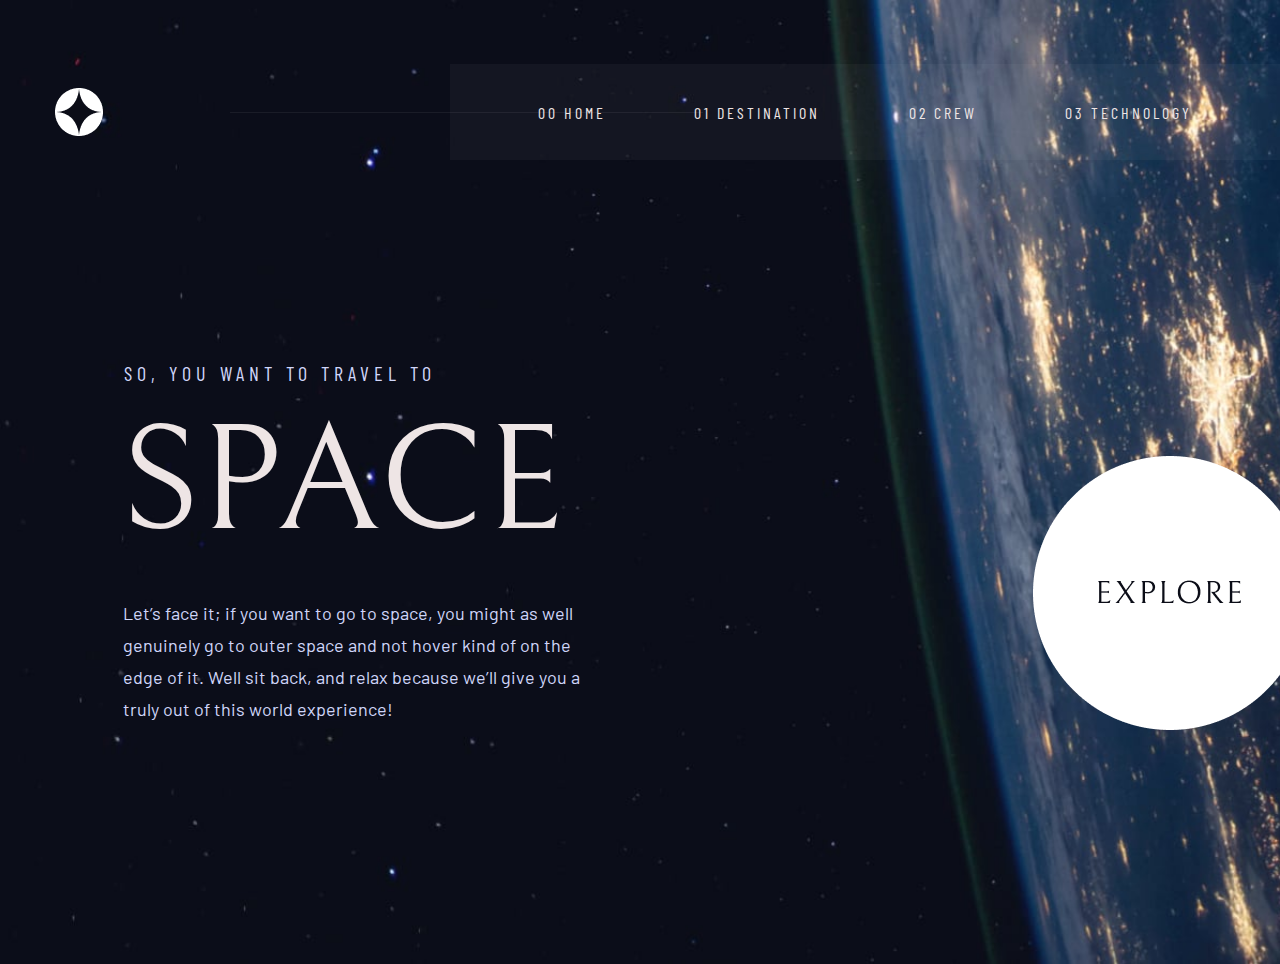
<file: index.html>
<!DOCTYPE html>
<html lang="en">
  <head>
    <meta charset="UTF-8" />
    <meta name="viewport" content="width=device-width, initial-scale=1.0" />
    <title>Space tourism website</title>
    <link rel="stylesheet" href="./styles/style.css" />
    <link rel="import" href="./destination.html" />
    <link rel="import" href="./crew.html" />
    <link rel="import" href="./technology.html" />

    <link rel="preconnect" href="https://fonts.googleapis.com" />
    <link rel="preconnect" href="https://fonts.gstatic.com" crossorigin />
    <link
      href="https://fonts.googleapis.com/css2?family=Abel&family=Bellefair&family=Inter:wght@100;200;300;400;500;600;700;800;900&family=Montserrat&family=Sen:wght@400;500;600;700;800&display=swap"
      rel="stylesheet"
    />
    <link rel="preconnect" href="https://fonts.googleapis.com" />
    <link rel="preconnect" href="https://fonts.gstatic.com" crossorigin />
    <link
      href="https://fonts.googleapis.com/css2?family=Abel&family=Barlow+Condensed:ital,wght@0,100;0,200;0,300;0,400;0,500;0,600;0,700;0,800;0,900;1,100;1,200;1,300;1,400;1,500;1,600;1,700;1,800;1,900&family=Bellefair&family=Inter:wght@100;200;300;400;500;600;700;800;900&family=Montserrat&family=Sen:wght@400;500;600;700;800&display=swap"
      rel="stylesheet"
    />
    <link rel="preconnect" href="https://fonts.googleapis.com" />
    <link rel="preconnect" href="https://fonts.gstatic.com" crossorigin />
    <link
      href="https://fonts.googleapis.com/css2?family=Abel&family=Barlow+Condensed:ital,wght@0,100;0,200;0,300;0,400;0,500;0,600;0,700;0,800;0,900;1,100;1,200;1,300;1,400;1,500;1,600;1,700;1,800;1,900&family=Barlow:ital,wght@0,100;0,200;0,300;0,400;0,500;0,600;0,700;0,800;0,900;1,100;1,200;1,300;1,400;1,500;1,600;1,700;1,800;1,900&family=Bellefair&family=Inter:wght@100;200;300;400;500;600;700;800;900&family=Montserrat&family=Sen:wght@400;500;600;700;800&display=swap"
      rel="stylesheet"
    />
  </head>
  <body>
    <nav class="nav-container">
      <img src="./Group 2.png" alt="Group" />
      <img class="img2" src="./Rectangle.png" alt="Rectangle" />

      <div class="nav1">
        <h4 id="home-btn"><span>00</span> HOME</h4>
        <h4 id="destination-btn"><span>01</span> DESTINATION</h4>
        <h4 id="crew-btn"><span>02</span> CREW</h4>
        <h4 id="technology-btn"><span>03</span> TECHNOLOGY</h4>
      </div>
    </nav>
    <div class="style-dest">
      <div class="dest2">
        <h3>SO, YOU WANT TO TRAVEL TO</h3>
        <h1>SPACE</h1>
        <p>
          Let’s face it; if you want to go to space, you might as well genuinely
          go to outer space and not hover kind of on the edge of it. Well sit
          back, and relax because we’ll give you a truly out of this world
          experience!
        </p>
      </div>
      <img src="./Group.png" alt="explore" />
    </div>

    <script src="./js/script.js"></script>
  </body>
</html>
</file>
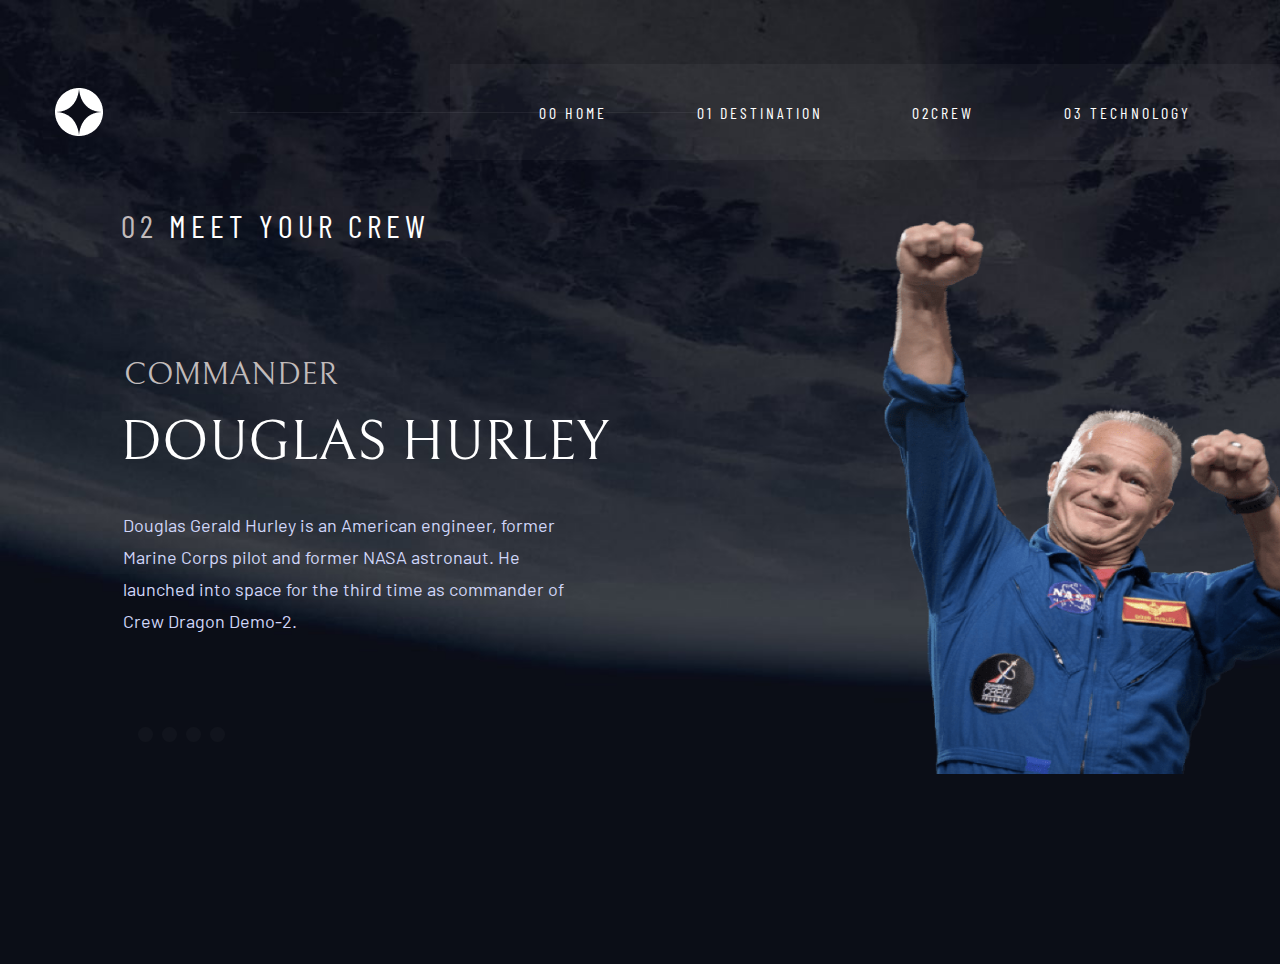
<file: crew.html>
<!DOCTYPE html>
<html lang="en">
  <head>
    <meta charset="UTF-8" />
    <meta name="viewport" content="width=device-width, initial-scale=1.0" />
    <title>Crew</title>
    <link rel="stylesheet" href="./styles/crew.css" />
    <link rel="import" href="./index.html" />
    <link rel="import" href="./destination.html" />
    <link rel="import" href="./technology.html" />
    <link rel="preconnect" href="https://fonts.googleapis.com" />
    <link rel="preconnect" href="https://fonts.gstatic.com" crossorigin />
    <link
      href="https://fonts.googleapis.com/css2?family=Abel&family=Bellefair&family=Inter:wght@100;200;300;400;500;600;700;800;900&family=Montserrat&family=Sen:wght@400;500;600;700;800&display=swap"
      rel="stylesheet"
    />
    <link rel="preconnect" href="https://fonts.googleapis.com" />
    <link rel="preconnect" href="https://fonts.gstatic.com" crossorigin />
    <link
      href="https://fonts.googleapis.com/css2?family=Abel&family=Barlow+Condensed:ital,wght@0,100;0,200;0,300;0,400;0,500;0,600;0,700;0,800;0,900;1,100;1,200;1,300;1,400;1,500;1,600;1,700;1,800;1,900&family=Bellefair&family=Inter:wght@100;200;300;400;500;600;700;800;900&family=Montserrat&family=Sen:wght@400;500;600;700;800&display=swap"
      rel="stylesheet"
    />
    <link rel="preconnect" href="https://fonts.googleapis.com" />
    <link rel="preconnect" href="https://fonts.gstatic.com" crossorigin />
    <link
      href="https://fonts.googleapis.com/css2?family=Abel&family=Barlow+Condensed:ital,wght@0,100;0,200;0,300;0,400;0,500;0,600;0,700;0,800;0,900;1,100;1,200;1,300;1,400;1,500;1,600;1,700;1,800;1,900&family=Barlow:ital,wght@0,100;0,200;0,300;0,400;0,500;0,600;0,700;0,800;0,900;1,100;1,200;1,300;1,400;1,500;1,600;1,700;1,800;1,900&family=Bellefair&family=Inter:wght@100;200;300;400;500;600;700;800;900&family=Montserrat&family=Sen:wght@400;500;600;700;800&display=swap"
      rel="stylesheet"
    />
  </head>
  <body>
    <nav class="nav-container">
      <img src="./Group 2.png" alt="Group" />
      <img class="img2" src="./Rectangle.png" alt="Rectangle" />

      <div class="nav1">
        <h4 id="home-btn"><span>00</span> HOME</h4>
        <h4 id="destination-btn"><span>01</span> DESTINATION</h4>
        <h4 id="crew-btn"><span>02</span>CREW</h4>
        <h4 id="technology-btn"><span>03</span> TECHNOLOGY</h4>
      </div>
    </nav>
    <div class="style-h1">
      <h1><span>02</span> MEET YOUR CREW</h1>
    </div>

    <div class="style-dest">
      <div class="dest2">
        <h3 id="h3-title">COMMANDER</h3>
        <h1 id="name">DOUGLAS HURLEY</h1>
        <p id="description-person">
          Douglas Gerald Hurley is an American engineer, former Marine Corps
          pilot and former NASA astronaut. He launched into space for the third
          time as commander of Crew Dragon Demo-2.
        </p>
      </div>
      <img
        id="img-person"
        src="./assets/crew/image-douglas-hurley.png"
        alt="Douglas-Hurley"
      />
    </div>

    <!-- <div class="style-dest">
      <div class="dest2">
        <h3 id="h3-title">MISSION SPECIALIST</h3>
        <h1 id="name">MARK SHUTTLEWORTH</h1>
        <p id="description-person">
          Mark Richard Shuttleworth is the founder and CEO of Canonical, the
          company behind the Linux-based Ubuntu operating system. Shuttleworth
          became the first South African to travel to space as a space tourist.
        </p>
      </div>
      <img
        id="img-person"
        src="./assets/crew/image-mark-shuttleworth.png"
        alt="Douglas-Hurley"
      />
    </div> -->
    <div class="style-btn">
      <button id="btn1">1</button>
      <button id="btn2">2</button>
      <button id="btn3">3</button>
      <button id="btn4">4</button>
    </div>
    <script src="./js/crew.js"></script>
  </body>
</html>
</file>
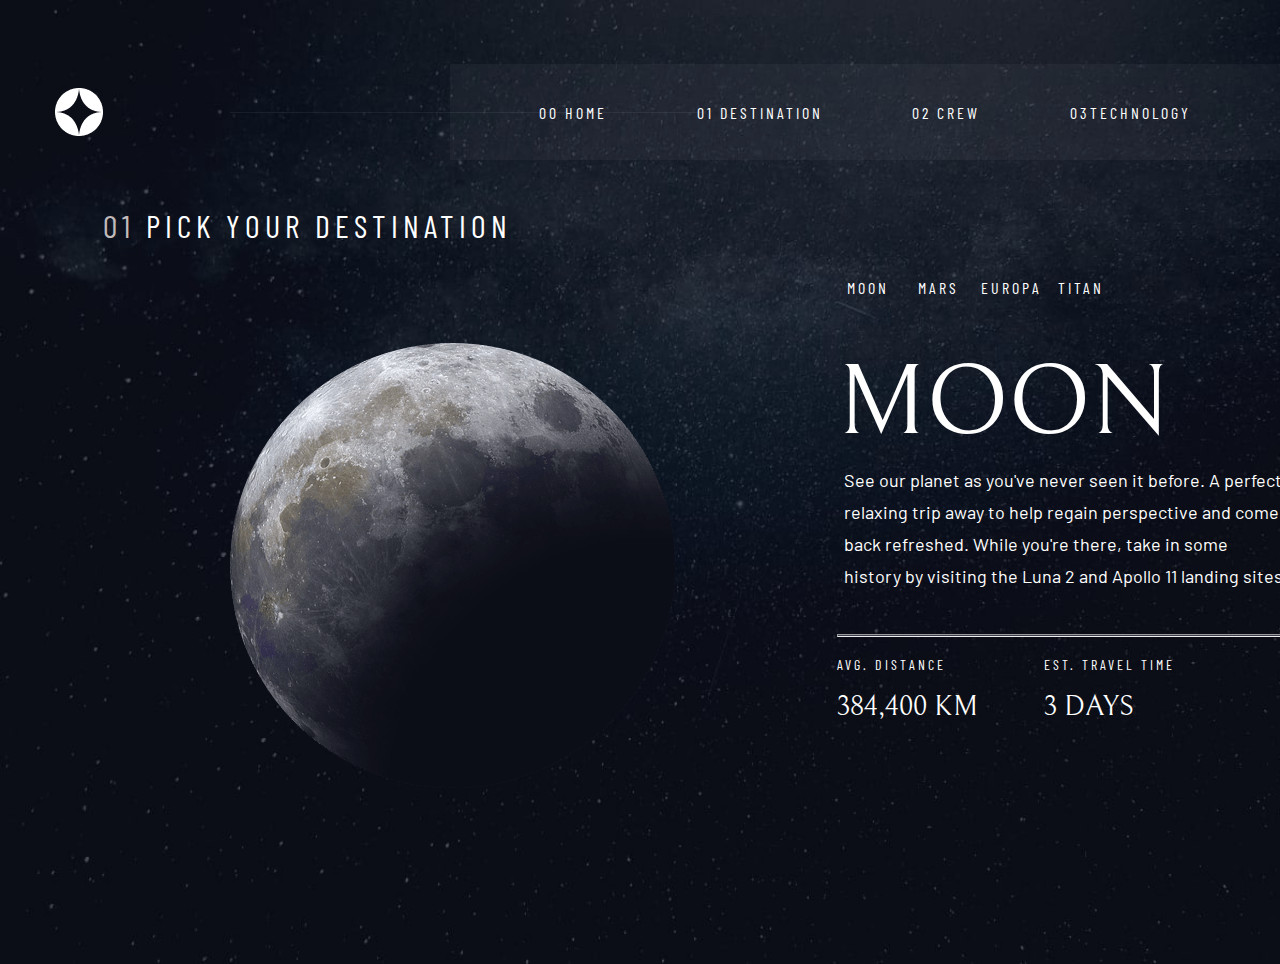
<file: destination.html>
<!DOCTYPE html>
<html lang="en">
  <head>
    <meta charset="UTF-8" />
    <meta name="viewport" content="width=device-width, initial-scale=1.0" />
    <title>Destination</title>
    <link rel="stylesheet" href="./styles/destination.css" />
    <link rel="import" href="./index.html" />
    <link rel="import" href="./crew.html" />
    <link rel="import" href="./technology.html" />
    <link rel="preconnect" href="https://fonts.googleapis.com" />
    <link rel="preconnect" href="https://fonts.gstatic.com" crossorigin />
    <link
      href="https://fonts.googleapis.com/css2?family=Abel&family=Bellefair&family=Inter:wght@100;200;300;400;500;600;700;800;900&family=Montserrat&family=Sen:wght@400;500;600;700;800&display=swap"
      rel="stylesheet"
    />
    <link rel="preconnect" href="https://fonts.googleapis.com" />
    <link rel="preconnect" href="https://fonts.gstatic.com" crossorigin />
    <link
      href="https://fonts.googleapis.com/css2?family=Abel&family=Barlow+Condensed:ital,wght@0,100;0,200;0,300;0,400;0,500;0,600;0,700;0,800;0,900;1,100;1,200;1,300;1,400;1,500;1,600;1,700;1,800;1,900&family=Bellefair&family=Inter:wght@100;200;300;400;500;600;700;800;900&family=Montserrat&family=Sen:wght@400;500;600;700;800&display=swap"
      rel="stylesheet"
    />
    <link rel="preconnect" href="https://fonts.googleapis.com" />
    <link rel="preconnect" href="https://fonts.gstatic.com" crossorigin />
    <link
      href="https://fonts.googleapis.com/css2?family=Abel&family=Barlow+Condensed:ital,wght@0,100;0,200;0,300;0,400;0,500;0,600;0,700;0,800;0,900;1,100;1,200;1,300;1,400;1,500;1,600;1,700;1,800;1,900&family=Barlow:ital,wght@0,100;0,200;0,300;0,400;0,500;0,600;0,700;0,800;0,900;1,100;1,200;1,300;1,400;1,500;1,600;1,700;1,800;1,900&family=Bellefair&family=Inter:wght@100;200;300;400;500;600;700;800;900&family=Montserrat&family=Sen:wght@400;500;600;700;800&display=swap"
      rel="stylesheet"
    />
  </head>
  <body>
    <nav class="nav-container">
      <img src="./Group 2.png" alt="Group" />
      <img class="img2" src="./Rectangle.png" alt="Rectangle" />

      <div class="nav1">
        <h4 id="home-btn"><span>00</span> HOME</h4>
        <h4 id="destination-btn"><span>01</span> DESTINATION</h4>
        <h4 id="crew-btn"><span>02</span> CREW</h4>
        <h4 id="technology-btn"><span>03</span>TECHNOLOGY</h4>
      </div>
    </nav>
    <div class="style-dest">
      <h1><span>01</span> PICK YOUR DESTINATION</h1>
    </div>

    <div class="destination1">
      <button id="moon-button">MOON</button>
      <button id="mars-button">MARS</button>
      <button id="europa-button">EUROPA</button>
      <button id="titan-button">TITAN</button>
    </div>
    <div class="moon">
      <img
        id="destination-image"
        src="./assets/destination/image-moon.png"
        alt="Moon-image"
      />
      <div class="moon-p">
        <h1 id="h1-destination">MOON</h1>
        <p id="paragraph-destination">
          See our planet as you've never seen it before. A perfect relaxing trip
          away to help regain perspective and come back refreshed. While you're
          there, take in some history by visiting the Luna 2 and Apollo 11
          landing sites.
        </p>
      </div>
      <div class="distance">
        <hr />
        <h4 id="h4-distance">AVG. DISTANCE</h4>
        <h1 id="h1-distance">384,400 KM</h1>
      </div>
      <div class="time">
        <h4 id="h4-time">EST. TRAVEL TIME</h4>
        <h1 id="h1-time">3 DAYS</h1>
      </div>
    </div>

    <!-- <div class="mars">
      <img
        id="destination-image"
        src="./assets/destination/image-mars.png"
        alt="Mars-image"
      />
      <div class="mars-p">
        <h1 id="h1-destination"></h1>
        <p id="paragraph-destination">
          Don't forget to pack your hiking boots. You'll need them to tackle
          Olympus Mons, the tallest planetary mountain in our solar system. It's
          two and a half times the size of Everest!
        </p>
      </div>
      <div class="distance">
        <hr />
        <h4 id="h4-distance"></h4>
        <h1 id="h1-distance"></h1>
      </div>
      <div class="time">
        <h4 id="h4-time"></h4>
        <h1 id="h1-time"></h1>
      </div>
    </div> -->

    <!-- <div class="europa">
      <img
        id="destination-image"
        src="./assets/destination/image-europa.png"
        alt="Europa-image"
      />
      <div class="europa-p">
        <h1 id="h1-destination"></h1>
        <p id="paragraph-destination">
           The smallest of the four Galilean moons orbiting Jupiter, Europa is a
          winter lover's dream. With an icy surface, it's perfect for a bit of
          ice skating, curling, hockey, or simple relaxation in your snug
          wintery cabin. 
        </p>
      </div>
      <div class="distance">
        <hr />
        <h4 id="h4-distance"></h4>
        <h1 id="h1-distance"></h1>
      </div>
      <div class="time">
        <h4 id="h4-time"></h4>
        <h1 id="h4-time"></h1>
      </div>
    </div> -->

    <script src="./js/destination.js" type="module"></script>
  </body>
</html>
</file>
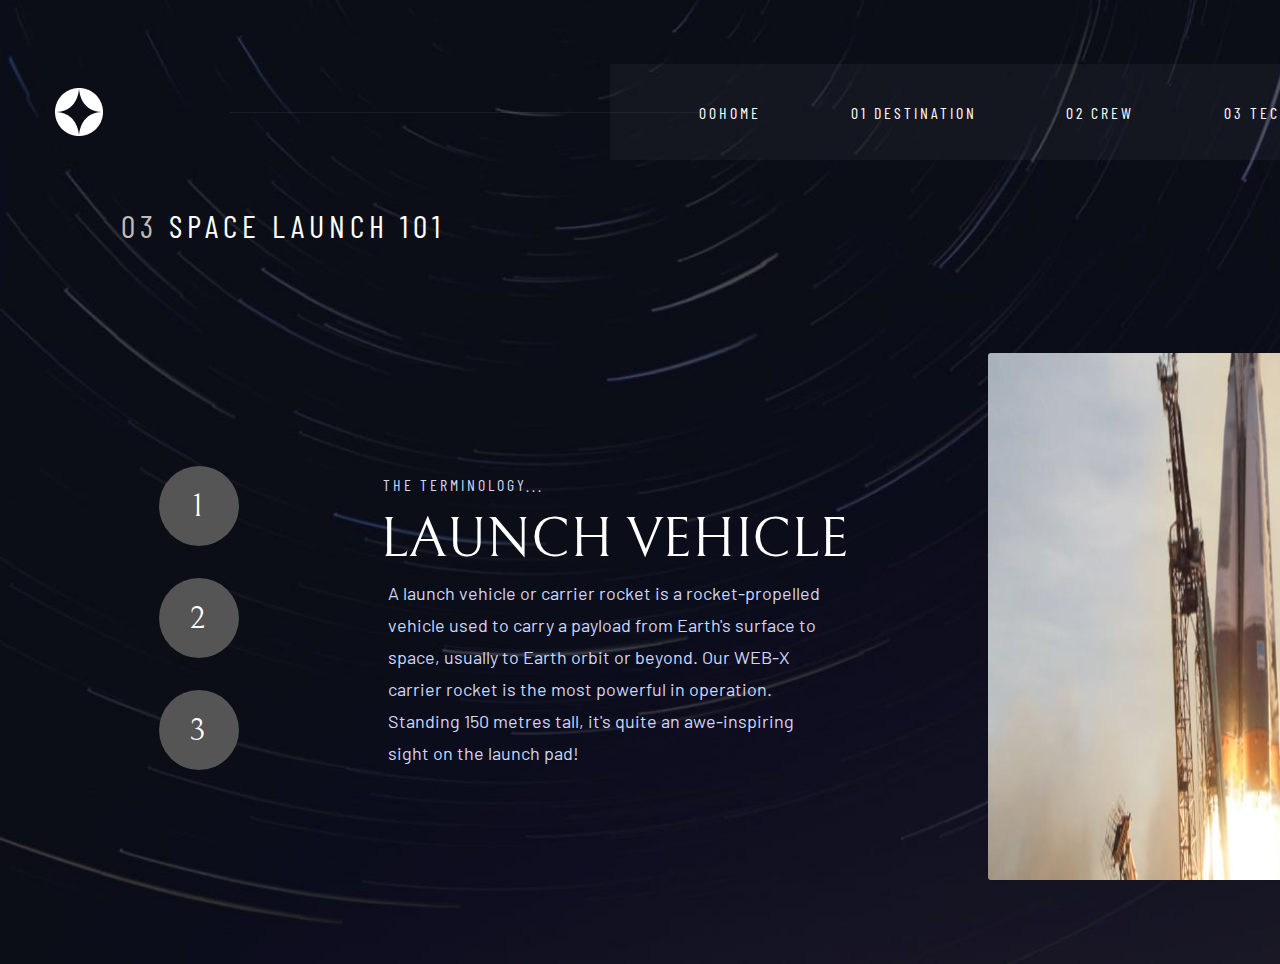
<file: technology.html>
<!DOCTYPE html>
<html lang="en">
  <head>
    <meta charset="UTF-8" />
    <meta name="viewport" content="width=device-width, initial-scale=1.0" />
    <title>Technology</title>
    <link rel="stylesheet" href="./styles/technology.css" />
    <link rel="import" href="./index.html" />
    <link rel="import" href="./destination.html" />
    <link rel="import" href="./crew.html" />
    <link rel="preconnect" href="https://fonts.googleapis.com" />
    <link rel="preconnect" href="https://fonts.gstatic.com" crossorigin />
    <link
      href="https://fonts.googleapis.com/css2?family=Abel&family=Bellefair&family=Inter:wght@100;200;300;400;500;600;700;800;900&family=Montserrat&family=Sen:wght@400;500;600;700;800&display=swap"
      rel="stylesheet"
    />
    <link rel="preconnect" href="https://fonts.googleapis.com" />
    <link rel="preconnect" href="https://fonts.gstatic.com" crossorigin />
    <link
      href="https://fonts.googleapis.com/css2?family=Abel&family=Barlow+Condensed:ital,wght@0,100;0,200;0,300;0,400;0,500;0,600;0,700;0,800;0,900;1,100;1,200;1,300;1,400;1,500;1,600;1,700;1,800;1,900&family=Bellefair&family=Inter:wght@100;200;300;400;500;600;700;800;900&family=Montserrat&family=Sen:wght@400;500;600;700;800&display=swap"
      rel="stylesheet"
    />
    <link rel="preconnect" href="https://fonts.googleapis.com" />
    <link rel="preconnect" href="https://fonts.gstatic.com" crossorigin />
    <link
      href="https://fonts.googleapis.com/css2?family=Abel&family=Barlow+Condensed:ital,wght@0,100;0,200;0,300;0,400;0,500;0,600;0,700;0,800;0,900;1,100;1,200;1,300;1,400;1,500;1,600;1,700;1,800;1,900&family=Barlow:ital,wght@0,100;0,200;0,300;0,400;0,500;0,600;0,700;0,800;0,900;1,100;1,200;1,300;1,400;1,500;1,600;1,700;1,800;1,900&family=Bellefair&family=Inter:wght@100;200;300;400;500;600;700;800;900&family=Montserrat&family=Sen:wght@400;500;600;700;800&display=swap"
      rel="stylesheet"
    />
  </head>
  <body>
    <nav class="nav-container">
      <img src="./Group 2.png" alt="Group" />
      <img class="img2" src="./Rectangle.png" alt="Rectangle" />

      <div class="nav1">
        <h4 id="home-btn"><span>00</span>HOME</h4>
        <h4 id="destination-btn"><span>01</span> DESTINATION</h4>
        <h4 id="crew-btn"><span>02</span> CREW</h4>
        <h4 id="technology-btn"><span>03</span> TECHNOLOGY</h4>
      </div>
    </nav>
    <div class="style-h1">
      <h1><span>03</span> SPACE LAUNCH 101</h1>
    </div>

    <div class="style-dest">
      <div class="style-btn-techn">
        <button id="btn-tech1"><span class="number-techno">1</span></button>
        <button id="btn-tech2"><span class="number-techno">2</span></button>
        <button id="btn-tech3"><span class="number-techno">3</span></button>
      </div>
      <div>
        <h5 id="h5-title">THE TERMINOLOGY...</h5>
        <h1 id="h1-title-technology">LAUNCH VEHICLE</h1>
        <p id="parag-technology">
          A launch vehicle or carrier rocket is a rocket-propelled vehicle used
          to carry a payload from Earth's surface to space, usually to Earth
          orbit or beyond. Our WEB-X carrier rocket is the most powerful in
          operation. Standing 150 metres tall, it's quite an awe-inspiring sight
          on the launch pad!
        </p>
      </div>
      <img
        id="img-technology"
        src="./assets/technology/image-launch-vehicle-landscape.jpg"
        alt=""
      />
    </div>

    <script src="./js/technology.js" type="module"></script>
  </body>
</html>
</file>
<file: styles/style.css>
body {
  background-image: url("../assets/home/background-home-desktop.jpg");
  background-repeat: no-repeat;
  background-size: cover;
  color: rgb(238, 229, 229);
  margin: 0;
  height: 100vh;
}

.nav-container {
  display: flex;
  flex-direction: row;
  justify-content: space-between;
  align-items: center;
  margin-top: 64px;
  margin-left: 55px;
}
.nav-container .img2 {
  width: 473px;
  height: 1px;
  opacity: 25%;
  position: absolute;
  left: 230px;
}
.nav1 {
  display: flex;
  flex-direction: row;
  justify-content: space-evenly;
  align-items: center;
  background: rgba(255, 255, 255, 0.04);
  width: 830px;
  height: 96px;
  cursor: pointer;
}

.nav1 h4 {
  font-family: "Barlow Condensed", sans-serif;
  font-weight: normal;
  font-size: 16px;
  line-height: 19px;
  letter-spacing: 3px;
}

.style-dest {
  display: flex;
  flex-direction: row;
}
.dest2 {
  display: flex;
  flex-direction: column;
}
.dest2 h3 {
  width: 556px;
  height: 39px;
  font-family: "Barlow Condensed", sans-serif;
  font-weight: normal;
  font-size: 20px;
  line-height: 34px;
  letter-spacing: 5px;
  color: #d0d6f9;
  margin: 0px;
  left: 124px;
  position: absolute;
  top: 356px;
}

.dest2 h1 {
  width: 444px;
  height: 78px;
  font-family: "Bellefair", serif;
  font-size: 150px;
  line-height: 172px;
  font-weight: normal;
  margin: 0px;
  left: 120px;
  position: absolute;
  top: 398px;
}

.dest2 p {
  width: 461px;
  height: 128px;
  font-family: "Barlow", sans-serif;
  font-weight: normal;
  font-size: 18px;
  line-height: 32px;
  color: #d0d6f9;
  margin: 0px;
  left: 123px;
  position: absolute;
  top: 597px;
}

.style-dest img {
  width: 274px;
  height: 274px;
  position: absolute;
  top: 456px;
  left: 1033px;
}

@media screen and (max-width: 850px) {
  body {
    background-image: url(../assets/home/background-home-tablet.jpg);
    background-repeat: no-repeat;
    background-size: cover;
    width: 768px;
    height: 1024px;
  }

  .img2 {
    display: none;
  }
  .nav1 {
    width: 450px;
    height: 96px;
  }
  .nav1 span {
    display: none;
  }

  .nav1 h4 {
    width: 85px;
    height: 17px;
    font-size: 14px;
    line-height: 17px;
    letter-spacing: 3px;
    padding: 25px;
  }
  .dest2 {
    width: 450px;
    height: 334px;
  }

  .dest2 h3 {
    width: 294px;
    height: 24px;
    line-height: 24px;
    letter-spacing: 4px;
    text-align: center;
    position: relative;
    top: 126px;
    left: 250px;
  }

  .dest2 h1 {
    width: 445px;
    height: 150px;
    line-height: 150px;
    position: relative;
    top: 157px;
    left: 175px;
  }

  .dest2 p {
    width: 444px;
    height: 112px;
    font-size: 16px;
    line-height: 28px;
    text-align: center;
    position: relative;
    top: 177px;
    left: 173px;
  }
  .style-dest img {
    width: 224px;
    height: 224px;
    position: relative;
    top: 575px;
    left: -154px;
  }
}

/* 
li {
  list-style: none;
}

header,
nav ul {
  display: flex;
}

header {
  justify-content: space-between;
  align-items: center;
  margin-top: 64px;
  margin-left: 55px;
}

image {
  width: 48px;
  height: fit-content;
}

nav {
  background: rgba(255, 255, 255, 0.04);
  padding: 40px 123px;
}

li a {
  margin-right: 79px;
  color: white;
  cursor: pointer;
} */
</file>
<file: styles/crew.css>
body {
  background-image: url(../assets/crew/background-crew-desktop.jpg);
  background-repeat: no-repeat;
  background-size: cover;
  color: white;
  height: 100vh;
  margin: 0;
}

.nav-container {
  display: flex;
  flex-direction: row;
  justify-content: space-between;
  align-items: center;
  margin-top: 64px;
  margin-left: 55px;
}
.nav-container .img2 {
  width: 473px;
  height: 1px;
  opacity: 25%;
  position: absolute;
  left: 230px;
}
.nav1 {
  display: flex;
  flex-direction: row;
  justify-content: space-evenly;
  align-items: center;
  background: rgba(255, 255, 255, 0.04);
  width: 830px;
  height: 96px;
  cursor: pointer;
}

.nav1 h4 {
  font-family: "Barlow Condensed", sans-serif;
  font-weight: normal;
  font-size: 16px;
  line-height: 19px;
  letter-spacing: 3px;
}

.style-h1 h1 {
  font-family: "Barlow Condensed", sans-serif;
  font-weight: normal;
  font-size: 28 px;
  line-height: 34px;
  letter-spacing: 5px;
  position: absolute;
  top: 187px;
  left: 121px;
}

.style-h1 span {
  color: #c1bbbb;
}

.style-dest {
  display: flex;
  flex-direction: row-reverse;
}
.dest2 {
  display: flex;
  flex-direction: column;
}
#h3-title {
  width: 388px;
  height: 37px;
  font-family: "Bellefair", serif;
  font-weight: normal;
  font-size: 32px;
  line-height: 37px;
  color: #c1bbbb;
  margin: 0px;
  left: 124px;
  position: absolute;
  top: 356px;
}

#name {
  width: 629px;
  height: 64px;
  font-family: "Bellefair", serif;
  font-size: 56px;
  line-height: 65px;
  font-weight: normal;
  margin: 0px;
  left: 120px;
  position: absolute;
  top: 410px;
}

#description-person {
  width: 444px;
  height: 128px;
  font-family: "Barlow", sans-serif;
  font-weight: normal;
  font-size: 18px;
  line-height: 32px;
  color: #d0d6f9;
  margin: 0px;
  left: 123px;
  position: absolute;
  top: 509px;
}

#img-person {
  width: 469px;
  height: 554px;
  position: absolute;
  top: 220px;
  left: 881px;
}

.style-btn {
  display: flex;
  flex-direction: row;
  position: absolute;
  top: 727px;
  left: 129px;
}

.style-btn button {
  background-color: #9d9d9a40;
  color: transparent;
  border: none;
  border-radius: 100px;
  opacity: 18%;
  height: 15px;
  width: 15px;
  margin-left: 9px;
  cursor: pointer;
}

.style-btn button:focus {
  background-color: white;
}

@media screen and (max-width: 850px) {
  body {
    background-image: url(../assets/crew/background-crew-tablet.jpg);
    background-repeat: no-repeat;
    background-size: cover;
    width: 768px;
    height: 1024px;
  }
  .img2 {
    display: none;
  }
  .nav1 {
    width: 450px;
    height: 96px;
  }
  .nav1 span {
    display: none;
  }

  .nav1 h4 {
    width: 85px;
    height: 17px;
    font-size: 14px;
    line-height: 17px;
    letter-spacing: 3px;
    padding: 25px;
  }

  .style-h1 h1 {
    width: 308px;
    height: 24px;
    font-size: 20px;
    line-height: 24px;
    letter-spacing: 4px;
  }

  .dest2 {
    width: 458px;
    height: 182px;
  }

  #h3-title {
    width: 233px;
    height: 28px;
    font-size: 24px;
    line-height: 28px;
    text-align: center;
    opacity: 50%;
    position: relative;
    top: 97px;
    left: -29px;
  }

  #name {
    width: 457px;
    height: 46px;
    font-size: 40px;
    line-height: 45px;
    text-align: center;
    position: relative;
    top: 113px;
    left: -137px;
  }
  #description-person {
    width: 592px;
    height: 84px;
    font-size: 16px;
    line-height: 28px;
    text-align: center;
    color: #d0d6f9;
    position: relative;
    top: 129px;
    left: -190px;
  }
  #img-person {
    width: 369px;
    height: 532px;
    position: relative;
    top: 396px;
    left: 339px;
  }

  .style-btn {
    position: absolute;
    top: 479px;
    left: 350px;
  }

  .style-btn button {
    background-color: white;
  }
}
</file>
<file: styles/destination.css>
body {
  background-image: url(../assets/destination/background-destination-desktop.jpg);
  background-repeat: no-repeat;
  background-size: cover;
  color: white;
  height: 100vh;
  margin: 0;
}

.nav-container {
  display: flex;
  flex-direction: row;
  justify-content: space-between;
  align-items: center;
  margin-top: 64px;
  margin-left: 55px;
}
.nav-container .img2 {
  width: 473px;
  height: 1px;
  opacity: 25%;
  position: absolute;
  left: 230px;
}
.nav1 {
  display: flex;
  flex-direction: row;
  justify-content: space-evenly;
  align-items: center;
  background: rgba(255, 255, 255, 0.04);
  width: 830px;
  height: 96px;
  cursor: pointer;
}

.nav1 h4 {
  font-family: "Barlow Condensed", sans-serif;
  font-weight: normal;
  font-size: 16px;
  line-height: 19px;
  letter-spacing: 3px;
}

.style-dest h1 {
  font-family: "Barlow Condensed", sans-serif;
  font-weight: normal;
  font-size: 28 px;
  line-height: 34px;
  letter-spacing: 5px;
  position: absolute;
  top: 187px;
  left: 103px;
}

.style-dest span {
  color: #c1bbbb;
}

.destination1 {
  display: flex;
  flex: row;
  justify-content: space-around;
  width: 285px;
  height: 34px;
  position: absolute;
  left: 832px;
  top: 263px;
}

.destination1 button {
  background-color: transparent;
  color: white;
  border: none;
  width: 70px;
  height: 48px;
  font-family: "Barlow Condensed", sans-serif;
  font-weight: normal;
  font-size: 16px;
  line-height: 19px;
  letter-spacing: 3px;
  cursor: pointer;
}

.moon {
  display: flex;
  flex-direction: row;
}

.moon img {
  width: 445px;
  height: 445px;
  position: absolute;
  top: 343px;
  left: 230px;
}

#h1-destination {
  font-family: "Bellefair", serif;
  position: absolute;
  left: 837px;
  top: 279px;
  font-weight: normal;
  font-size: 100px;
  line-height: 115px;
}

#paragraph-destination {
  width: 444px;
  height: 128px;
  position: absolute;
  left: 844px;
  top: 446px;
  font-family: "Barlow", sans-serif;
  font-weight: 400px;
  font-size: 18px;
  line-height: 32px;
}
.distance,
.time {
  align-self: flex-end;
}

.distance {
  position: absolute;
  left: 837px;
  top: 626px;
}
.distance hr {
  width: 444px;
  height: 1px;
  background-color: #383b4b;
}

.time {
  left: 1044px;
  position: absolute;
  top: 637px;
}

#h4-distance,
#h4-time {
  font-family: "Barlow Condensed", sans-serif;
  font-weight: normal;
  font-size: 14px;
  line-height: 17px;
  letter-spacing: 3px;
}

#h1-distance,
#h1-time {
  font-family: "Bellefair", serif;
  font-weight: normal;
  font-size: 28px;
  line-height: 32px;
}

@media screen and (max-width: 850px) {
  body {
    background-image: url(../assets/destination/background-destination-tablet.jpg);
    background-repeat: no-repeat;
    background-size: cover;
    width: 768px;
    height: 1024px;
  }
  .img2 {
    display: none;
  }
  .nav1 {
    width: 450px;
    height: 96px;
  }
  .nav1 span {
    display: none;
  }
  .nav1 h4 {
    width: 85px;
    height: 17px;
    font-size: 14px;
    line-height: 17px;
    letter-spacing: 3px;
    padding: 25px;
  }

  .style-dest h1 {
    width: 308px;
    height: 24px;
    font-size: 20px;
    line-height: 24px;
    letter-spacing: 4px;
  }

  .destination1 button {
    width: 39px;
    height: 19px;
    position: relative;
    top: 427px;
    left: -600px;
  }

  #destination-image {
    width: 300px;
    height: 300px;
  }

  #h1-destination {
    width: 266px;
    height: 92px;
    font-size: 73px;
    line-height: 92px;
    text-align: center;
    position: relative;
    top: 523px;
    left: 244px;
  }
  #paragraph-destination {
    width: 573px;
    height: 84px;
    font-size: 16px;
    line-height: 28px;
    text-align: center;
    color: #d0d6f9;
    position: relative;
    top: 491px;
    left: 102px;
  }

  .distance hr {
    width: 573px;
    position: relative;
    top: 257px;
    left: -419px;
  }

  #h4-distance,
  #h4-time {
    width: 223px;
    height: 17px;
    text-align: center;
    color: #d0d6f9;
  }
  #h4-distance {
    position: relative;
    top: 254px;
    left: -384px;
  }

  #h4-time {
    position: relative;
    top: 337px;
    left: -501px;
  }
  #h1-distance,
  #h1-time {
    width: 223px;
    height: 32px;
    text-align: center;
  }

  #h1-distance {
    position: relative;
    top: 248px;
    left: -384px;
  }

  #h1-time {
    position: relative;
    top: 328px;
    left: -507px;
  }
}
</file>
<file: styles/technology.css>
body {
  background-image: url(../assets/technology/background-technology-desktop.jpg);
  background-repeat: no-repeat;
  background-size: cover;
  color: white;
  width: 1440px;
  height: 900px;
  margin: 0;
}

.nav-container {
  display: flex;
  flex-direction: row;
  justify-content: space-between;
  align-items: center;
  margin-top: 64px;
  margin-left: 55px;
}
.nav-container .img2 {
  width: 473px;
  height: 1px;
  opacity: 25%;
  position: absolute;
  left: 230px;
}
.nav1 {
  display: flex;
  flex-direction: row;
  justify-content: space-evenly;
  align-items: center;
  background: rgba(255, 255, 255, 0.04);
  width: 830px;
  height: 96px;
  cursor: pointer;
}

.nav1 h4 {
  font-family: "Barlow Condensed", sans-serif;
  font-weight: normal;
  font-size: 16px;
  line-height: 19px;
  letter-spacing: 3px;
}

.style-h1 h1 {
  font-family: "Barlow Condensed", sans-serif;
  font-weight: normal;
  font-size: 28 px;
  line-height: 34px;
  letter-spacing: 5px;
  position: absolute;
  top: 187px;
  left: 121px;
}

.style-h1 span {
  color: #c1bbbb;
}

.style-dest {
  display: flex;
  flex-direction: row;
  justify-content: space-around;
}
.style-btn-techn {
  display: flex;
  flex-direction: column;
  position: relative;
  top: 274px;
  left: 96px;
}

.style-dest button {
  margin-top: 32px;
  width: 80px;
  height: 80px;
  border-radius: 50px;
  background-color: #555555;
  color: white;
  font-family: "Bellefair", serif;
  font-size: 32px;
  line-height: 37px;
  letter-spacing: 2px;
  text-align: center;
  border: 1px;
  cursor: pointer;
}

#btn-tech1:focus {
  background-color: white;
  color: black;
}

#btn-tech2:focus {
  background-color: white;
  color: black;
}

#btn-tech3:focus {
  background-color: white;
  color: black;
}

#h5-title {
  width: 176px;
  height: 19px;
  font-family: "Barlow Condensed", sans-serif;
  font-weight: normal;
  font-size: 16px;
  line-height: 19px;
  letter-spacing: 3px;
  color: #d0d6f9;
  position: relative;
  top: 288px;
  left: 115px;
}

#h1-title-technology {
  width: 470px;
  height: 64px;
  font-family: "Bellefair", serif;
  font-weight: normal;
  font-size: 56px;
  line-height: 64px;
  position: relative;
  top: 265px;
  left: 112px;
}

#parag-technology {
  width: 444px;
  height: 192px;
  font-family: "Barlow", sans-serif;
  font-size: 18px;
  line-height: 32px;
  color: #d0d6f9;
  position: relative;
  top: 232px;
  left: 120px;
}
#img-technology {
  width: 515px;
  height: 527px;
  position: relative;
  top: 193px;
  left: 125px;
  border-radius: 3px;
}

@media screen and (max-width: 850px) {
  body {
    background-image: url(../assets/technology/background-technology-tablet.jpg);
    background-repeat: no-repeat;
    background-size: cover;
    width: 768px;
    height: 1024px;
  }
  .img2 {
    display: none;
  }
  .nav1 {
    width: 450px;
    height: 96px;
  }
  .nav1 span {
    display: none;
  }

  .nav1 h4 {
    width: 85px;
    height: 17px;
    font-size: 14px;
    line-height: 17px;
    letter-spacing: 3px;
    padding: 25px;
  }

  .style-h1 h1 {
    width: 308px;
    height: 24px;
    font-size: 20px;
    line-height: 24px;
    letter-spacing: 4px;
  }
  #img-technology {
    width: 845px;
    height: 310px;
    position: relative;
    margin: 0px;
    top: 258px;
    left: 0px;
    padding: 0px;
  }

  .style-dest {
    display: flex;
    flex-direction: column-reverse;
    justify-content: space-around;
  }

  .style-btn-techn {
    display: flex;
    flex-direction: row;
  }

  #h5-title {
    position: relative;
    top: 522px;
    left: 307px;
  }
  #h1-title-technology {
    width: 457px;
    height: 46px;
    font-size: 40px;
    line-height: 46px;
    text-align: center;
    position: relative;
    top: 522px;
    left: 165px;
  }
  #parag-technology {
    width: 474px;
    height: 140px;
    font-size: 18px;
    line-height: 28px;
    text-align: center;
    position: relative;
    top: 519px;
    left: 160px;
  }

  .style-dest button {
    width: 60px;
    height: 60px;
  }

  .style-btn-techn {
    letter-spacing: 3px;
    position: relative;
    top: 95px;
    left: 279px;
  }

  #btn-tech1,
  #btn-tech2,
  #btn-tech3 {
    margin-right: 13px;
  }
}
</file>
